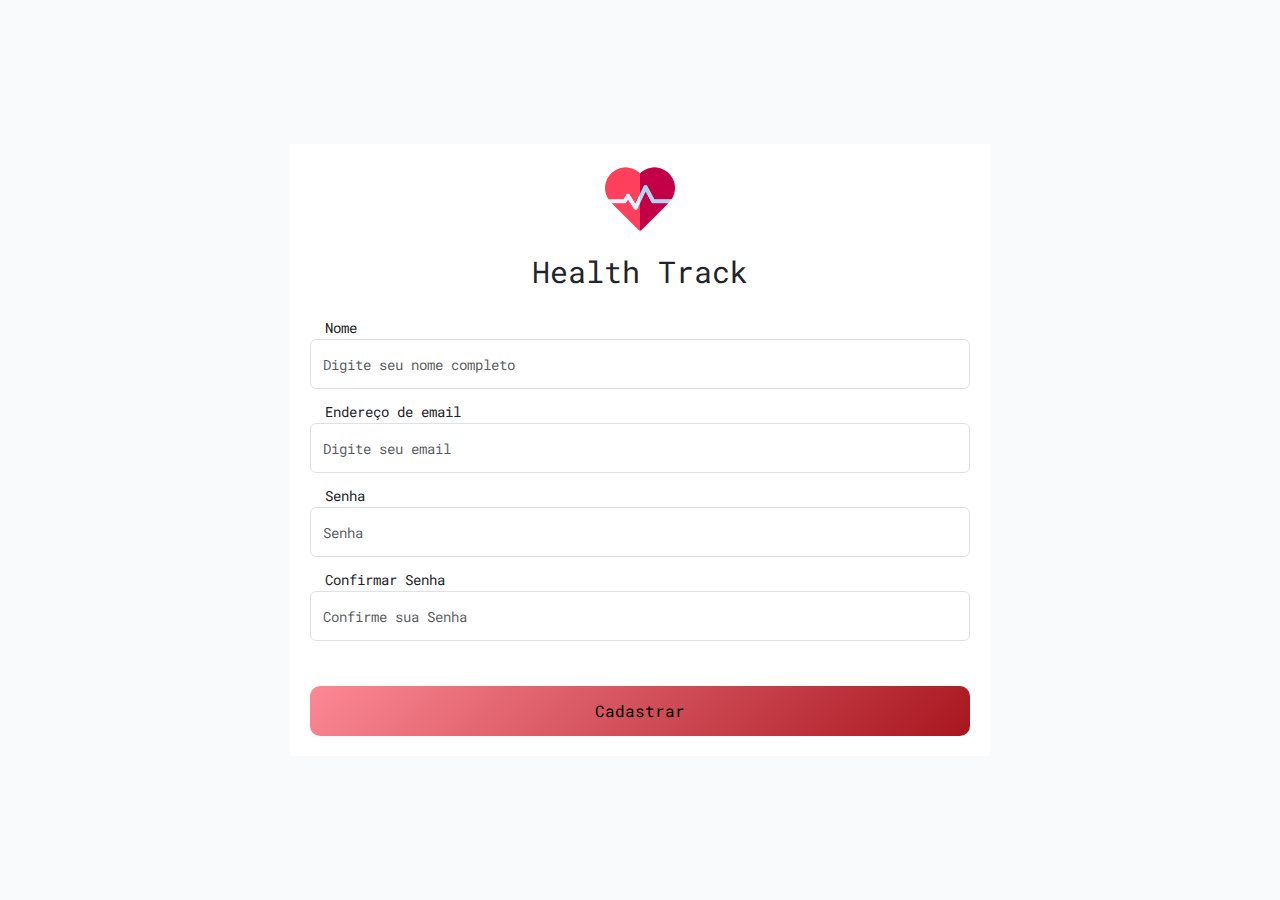
<file: Views/register.html>
<!DOCTYPE html>
<html lang="pt-BR">
<head>
    <meta charset="UTF-8">
    <meta name="viewport" content="width=device-width, initial-scale=1.0">
    <link rel="stylesheet" href="../Css/all.css">
    <link rel="stylesheet" href="../Plugins/bootstrap/css/bootstrap.min.css">
    <link rel="stylesheet" href="../Plugins/fontawesome/css/all.min.css">
    <title>Health Track</title>
</head>
<body>
    <div class="register-parent">
        <div class="register">
            <div class="register-title">
                <img src="../Images/cardiogram.png" alt="">
                <h2>Health Track</h2>
            </div>
            <form>
                <div class="form-group">
                    <label for="name">Nome</label>
                    <input type="text" class="form-control" id="name" placeholder="Digite seu nome completo">
                </div>
                <div class="form-group">
                    <label for="Email">Endereço de email</label>
                    <input type="email" class="form-control" id="email" placeholder="Digite seu email">
                </div>
                <div class="form-group">
                    <label for="senha">Senha</label>
                    <input type="senha" class="form-control" id="senha" placeholder="Senha">
                </div>
                <div class="form-group">
                    <label for="senha">Confirmar Senha</label>
                    <input type="senha" class="form-control" id="senha" placeholder="Confirme sua Senha">
                </div>
                <button type="submit">Cadastrar</button>
            </form>

        </div>
    </div>
    
    <script src="../Plugins/bootstrap/js/bootstrap.min.js"></script>
    <script src="../Plugins/fontawesome/js/all.min.js"></script>
</body>
</html>
</file>
<file: Css/all.css>
@import 'fonts.css';
@import 'reset.css';
@import 'login.css';
@import 'register.css';
@import 'sidebar.css';
</file>
